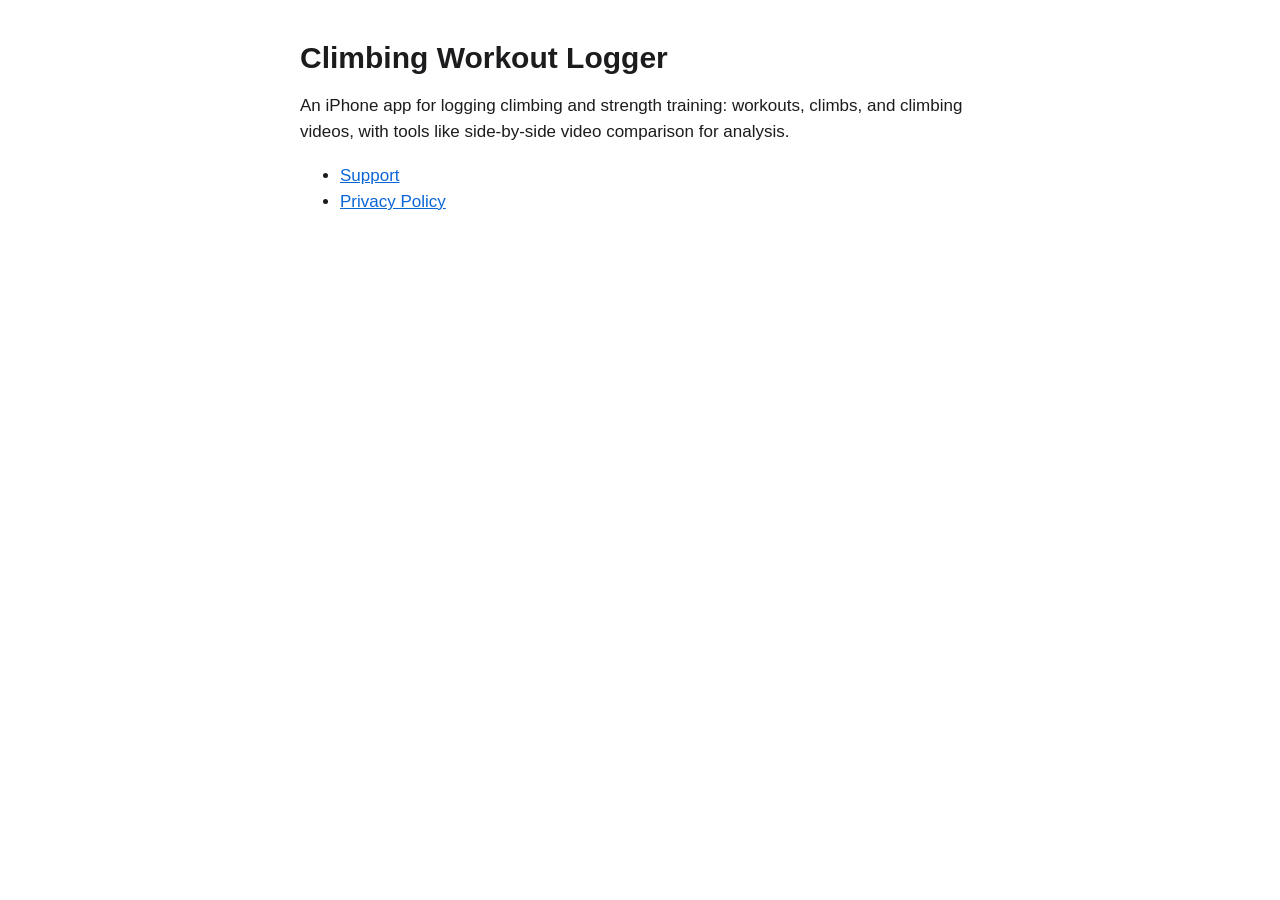
<file: index.html>
<!doctype html>
<html lang="en">
<head>
<meta charset="utf-8">
<meta name="viewport" content="width=device-width, initial-scale=1">
<title>Climbing Workout Logger</title>
<link rel="stylesheet" href="style.css">
</head>
<body>
<main>
<h1>Climbing Workout Logger</h1>
<p>An iPhone app for logging climbing and strength training: workouts, climbs, and climbing videos, with tools like side-by-side video comparison for analysis.</p>
<ul>
<li><a href="support.html">Support</a></li>
<li><a href="privacy.html">Privacy Policy</a></li>
</ul>
</main>
</body>
</html>
</file>
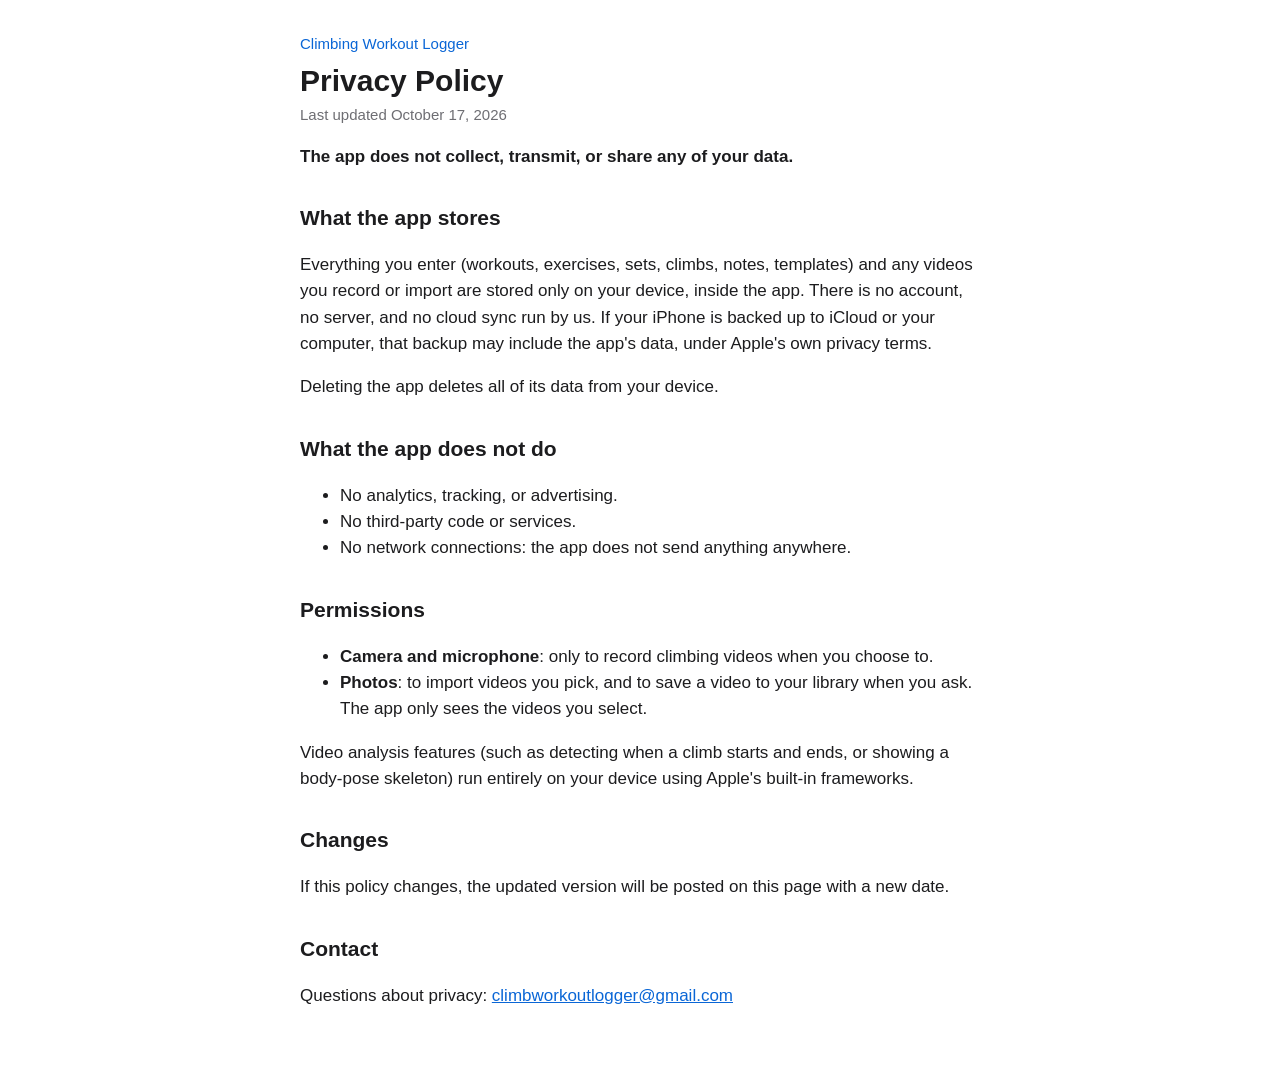
<file: privacy.html>
<!doctype html>
<html lang="en">
<head>
<meta charset="utf-8">
<meta name="viewport" content="width=device-width, initial-scale=1">
<title>Privacy Policy – Climbing Workout Logger</title>
<link rel="stylesheet" href="style.css">
</head>
<body>
<main>
<p class="nav"><a href="./">Climbing Workout Logger</a></p>
<h1>Privacy Policy</h1>
<p class="updated">Last updated October 17, 2026</p>

<p><strong>The app does not collect, transmit, or share any of your data.</strong></p>

<h2>What the app stores</h2>
<p>Everything you enter (workouts, exercises, sets, climbs, notes, templates) and any videos you record or import are stored only on your device, inside the app. There is no account, no server, and no cloud sync run by us. If your iPhone is backed up to iCloud or your computer, that backup may include the app's data, under Apple's own privacy terms.</p>
<p>Deleting the app deletes all of its data from your device.</p>

<h2>What the app does not do</h2>
<ul>
<li>No analytics, tracking, or advertising.</li>
<li>No third-party code or services.</li>
<li>No network connections: the app does not send anything anywhere.</li>
</ul>

<h2>Permissions</h2>
<ul>
<li><strong>Camera and microphone</strong>: only to record climbing videos when you choose to.</li>
<li><strong>Photos</strong>: to import videos you pick, and to save a video to your library when you ask. The app only sees the videos you select.</li>
</ul>
<p>Video analysis features (such as detecting when a climb starts and ends, or showing a body-pose skeleton) run entirely on your device using Apple's built-in frameworks.</p>

<h2>Changes</h2>
<p>If this policy changes, the updated version will be posted on this page with a new date.</p>

<h2>Contact</h2>
<p>Questions about privacy: <a href="mailto:climbworkoutlogger@gmail.com">climbworkoutlogger@gmail.com</a></p>
</main>
</body>
</html>
</file>
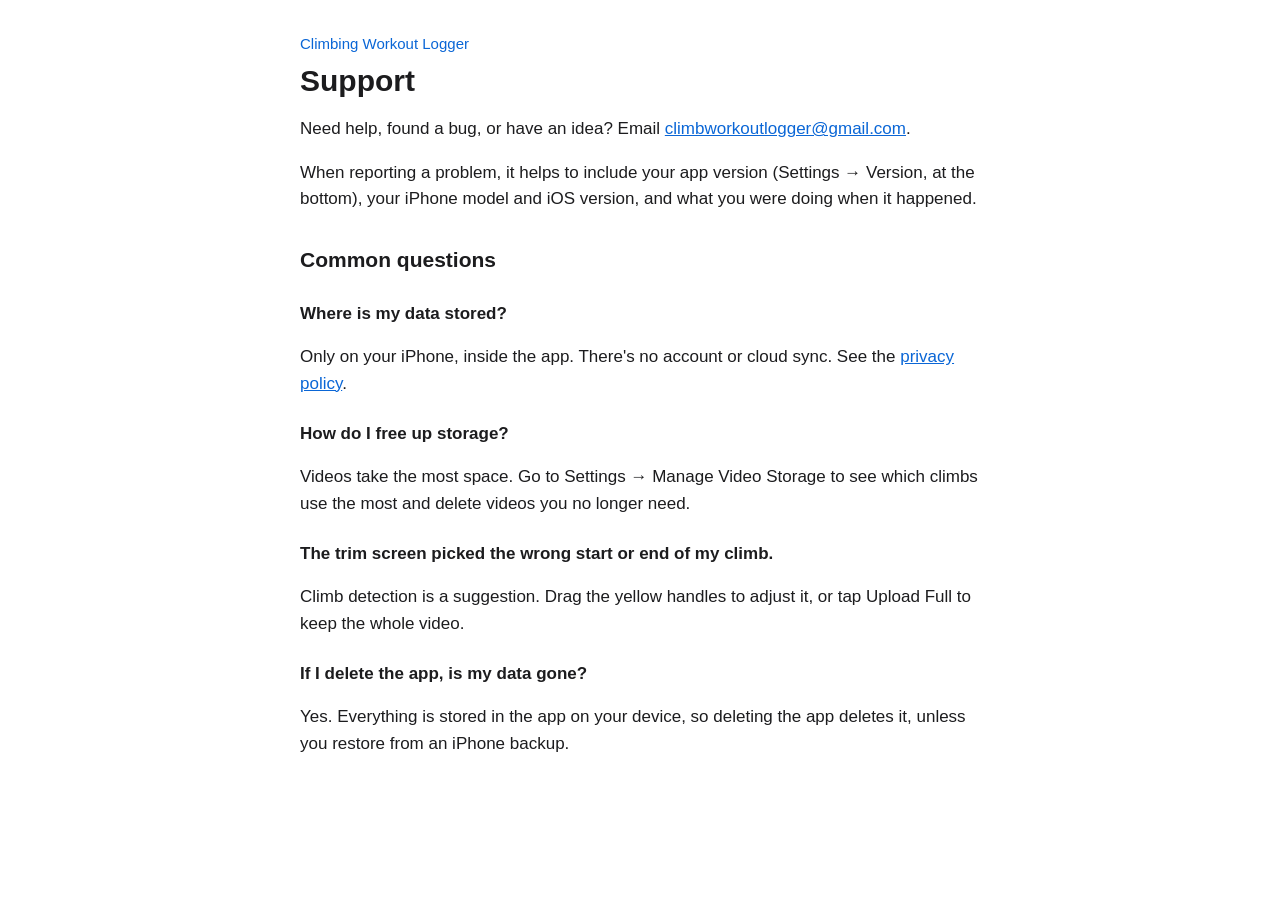
<file: support.html>
<!doctype html>
<html lang="en">
<head>
<meta charset="utf-8">
<meta name="viewport" content="width=device-width, initial-scale=1">
<title>Support – Climbing Workout Logger</title>
<link rel="stylesheet" href="style.css">
</head>
<body>
<main>
<p class="nav"><a href="./">Climbing Workout Logger</a></p>
<h1>Support</h1>

<p>Need help, found a bug, or have an idea? Email <a href="mailto:climbworkoutlogger@gmail.com">climbworkoutlogger@gmail.com</a>.</p>
<p>When reporting a problem, it helps to include your app version (Settings → Version, at the bottom), your iPhone model and iOS version, and what you were doing when it happened.</p>

<h2>Common questions</h2>

<h3>Where is my data stored?</h3>
<p>Only on your iPhone, inside the app. There's no account or cloud sync. See the <a href="privacy.html">privacy policy</a>.</p>

<h3>How do I free up storage?</h3>
<p>Videos take the most space. Go to Settings → Manage Video Storage to see which climbs use the most and delete videos you no longer need.</p>

<h3>The trim screen picked the wrong start or end of my climb.</h3>
<p>Climb detection is a suggestion. Drag the yellow handles to adjust it, or tap Upload Full to keep the whole video.</p>

<h3>If I delete the app, is my data gone?</h3>
<p>Yes. Everything is stored in the app on your device, so deleting the app deletes it, unless you restore from an iPhone backup.</p>
</main>
</body>
</html>
</file>
<file: style.css>
:root {
  --bg: #ffffff;
  --text: #1c1c1e;
  --muted: #6e6e73;
  --link: #0a66d6;
  color-scheme: light dark;
}
@media (prefers-color-scheme: dark) {
  :root {
    --bg: #000000;
    --text: #f2f2f7;
    --muted: #98989f;
    --link: #4da3ff;
  }
}
body {
  margin: 0;
  background: var(--bg);
  color: var(--text);
  font: 17px/1.55 -apple-system, BlinkMacSystemFont, "Helvetica Neue", Arial, sans-serif;
}
main {
  max-width: 680px;
  margin: 0 auto;
  padding: 32px 16px 64px;
}
h1 { font-size: 30px; line-height: 1.2; margin: 8px 0 4px; }
h2 { font-size: 21px; margin-top: 32px; }
h3 { font-size: 17px; margin: 24px 0 4px; }
a { color: var(--link); }
.nav { margin: 0; font-size: 15px; }
.nav a { text-decoration: none; }
.updated { color: var(--muted); margin-top: 0; font-size: 15px; }
</file>
